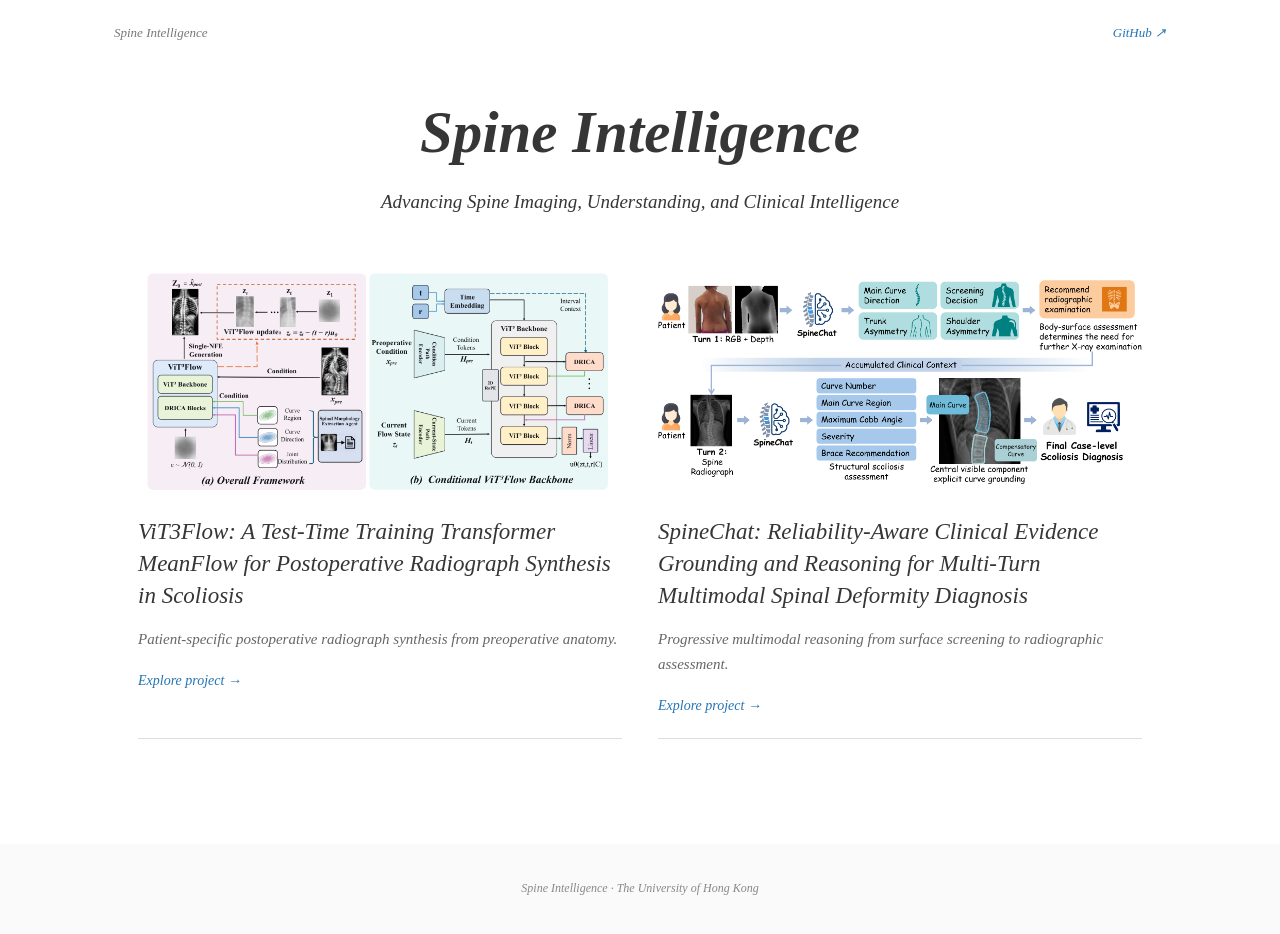
<file: docs/index.html>
<!doctype html><html lang="en"><head><meta charset="utf-8"><meta name="viewport" content="width=device-width,initial-scale=1"><title>Spine Intelligence</title><link rel="stylesheet" href="assets/style.css"></head><body class="project-index"><nav><span>Spine Intelligence</span><a href="https://github.com/Tomry1114/Spine-Intelligence">GitHub ↗</a></nav><main><header class="hero"><h1>Spine Intelligence</h1><p class="teaser-copy">Advancing Spine Imaging, Understanding, and Clinical Intelligence</p></header><div class="family-grid"><a class="family-card" href="vit3flow.html"><img src="assets/vit3flow.png" alt="ViT3Flow graphical abstract"><h2>ViT3Flow: A Test-Time Training Transformer MeanFlow for Postoperative Radiograph Synthesis in Scoliosis</h2><p>Patient-specific postoperative radiograph synthesis from preoperative anatomy.</p><span>Explore project →</span></a><a class="family-card" href="spinechat.html"><img src="assets/spinechat.png" alt="SpineChat graphical abstract"><h2>SpineChat: Reliability-Aware Clinical Evidence Grounding and Reasoning for Multi-Turn Multimodal Spinal Deformity Diagnosis</h2><p>Progressive multimodal reasoning from surface screening to radiographic assessment.</p><span>Explore project →</span></a></div></main><footer>Spine Intelligence · The University of Hong Kong</footer></body></html>
</file>
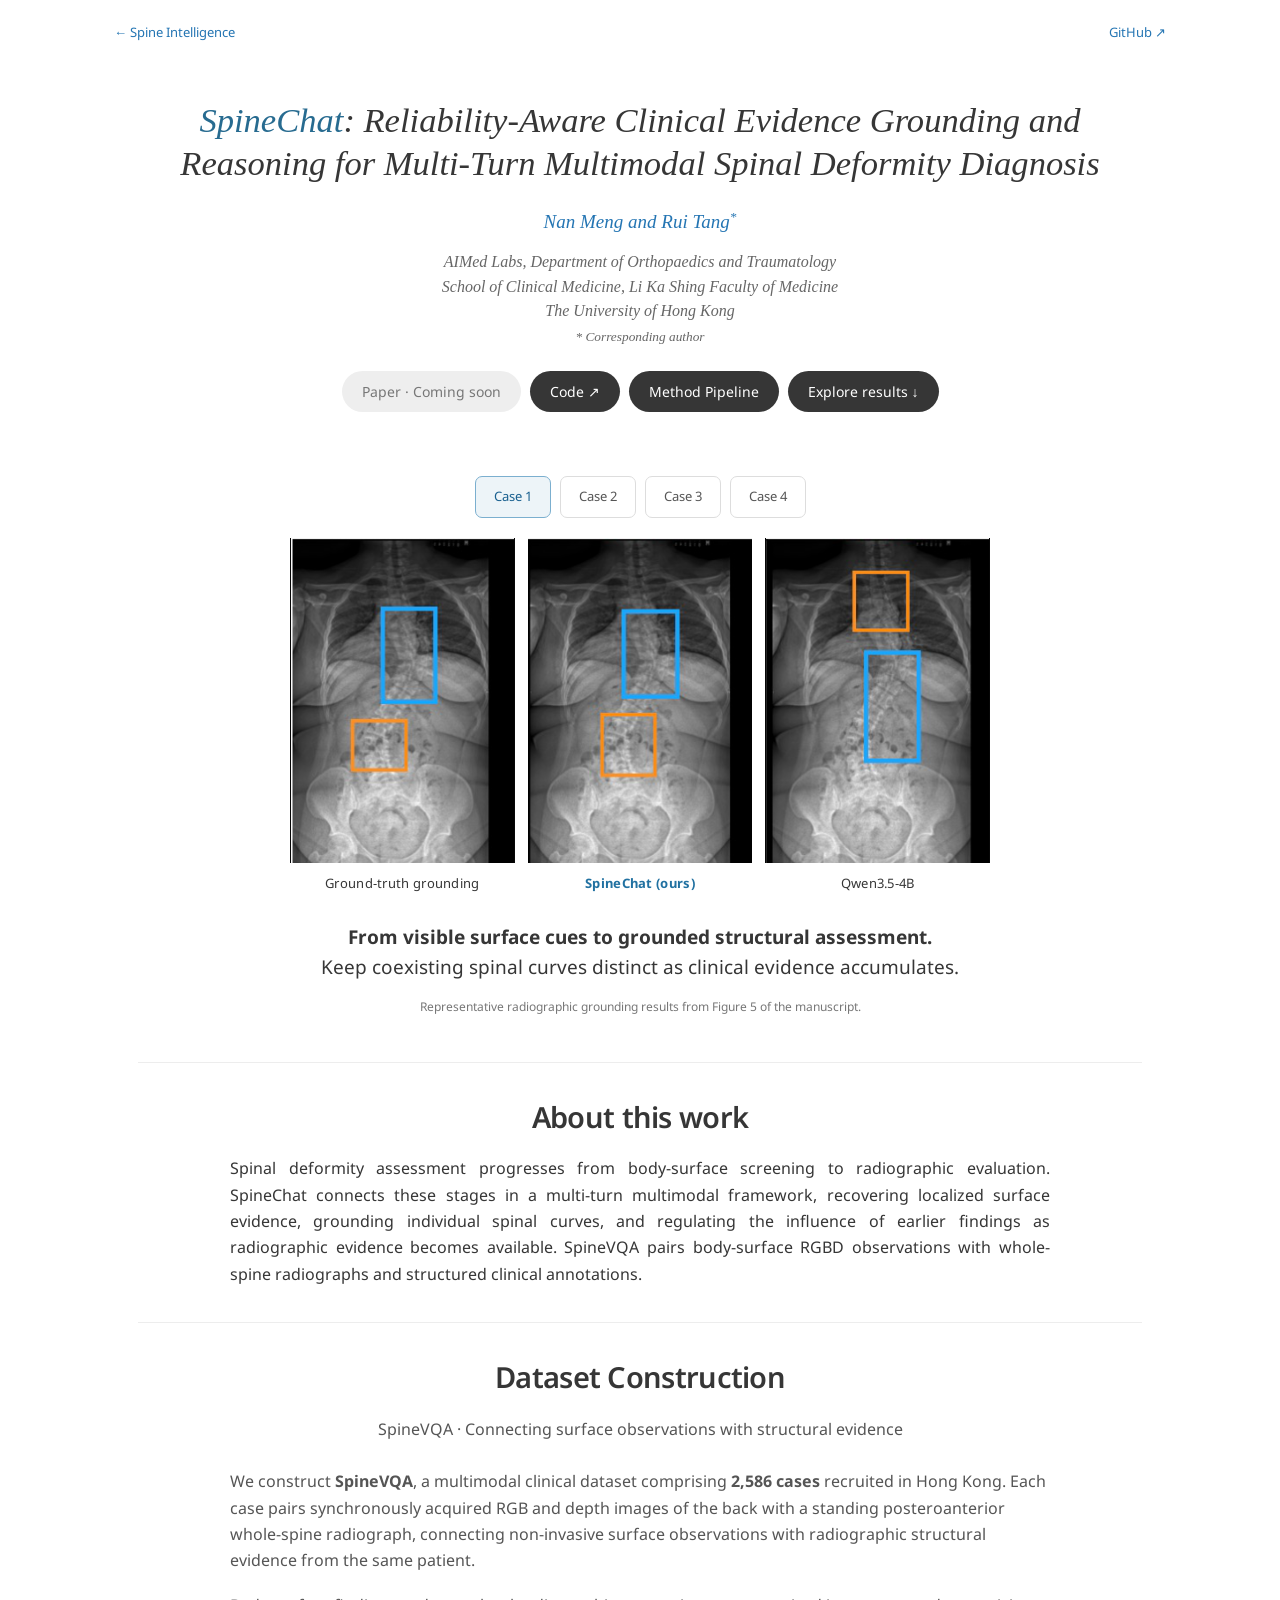
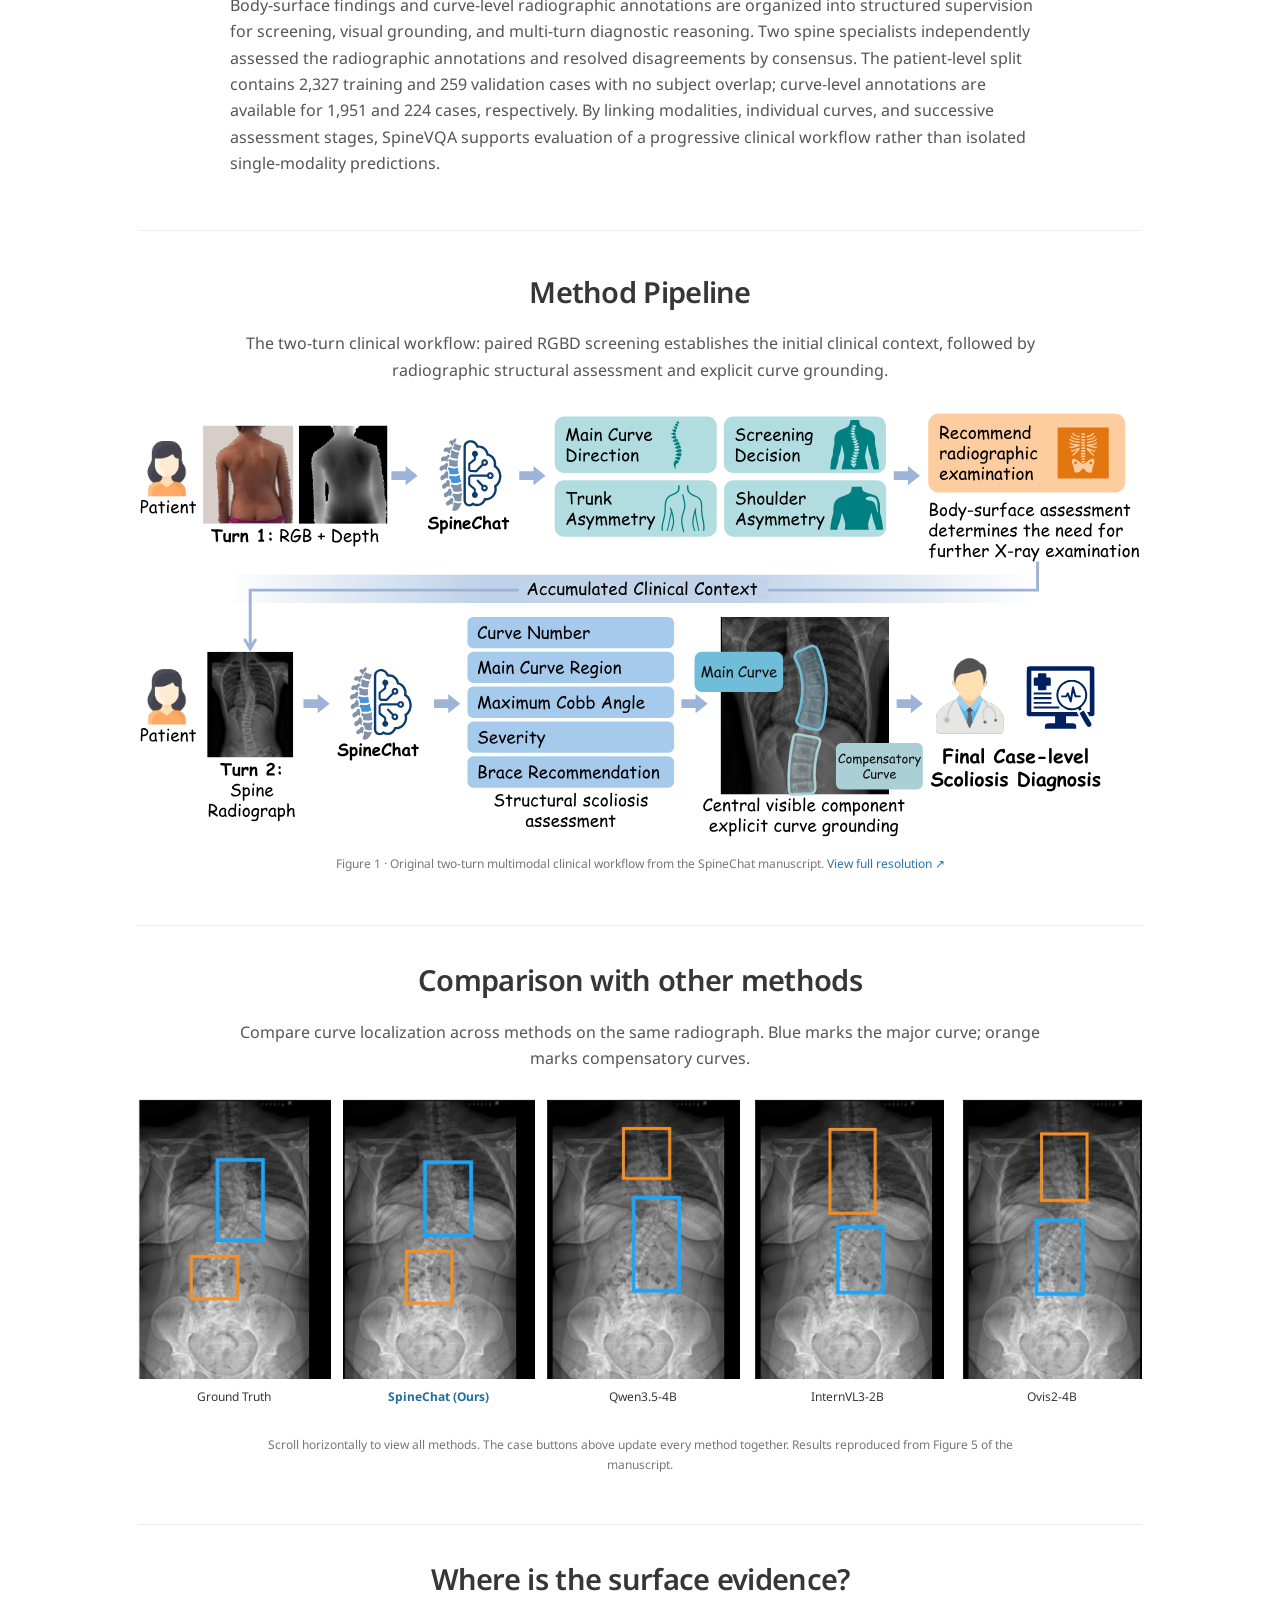
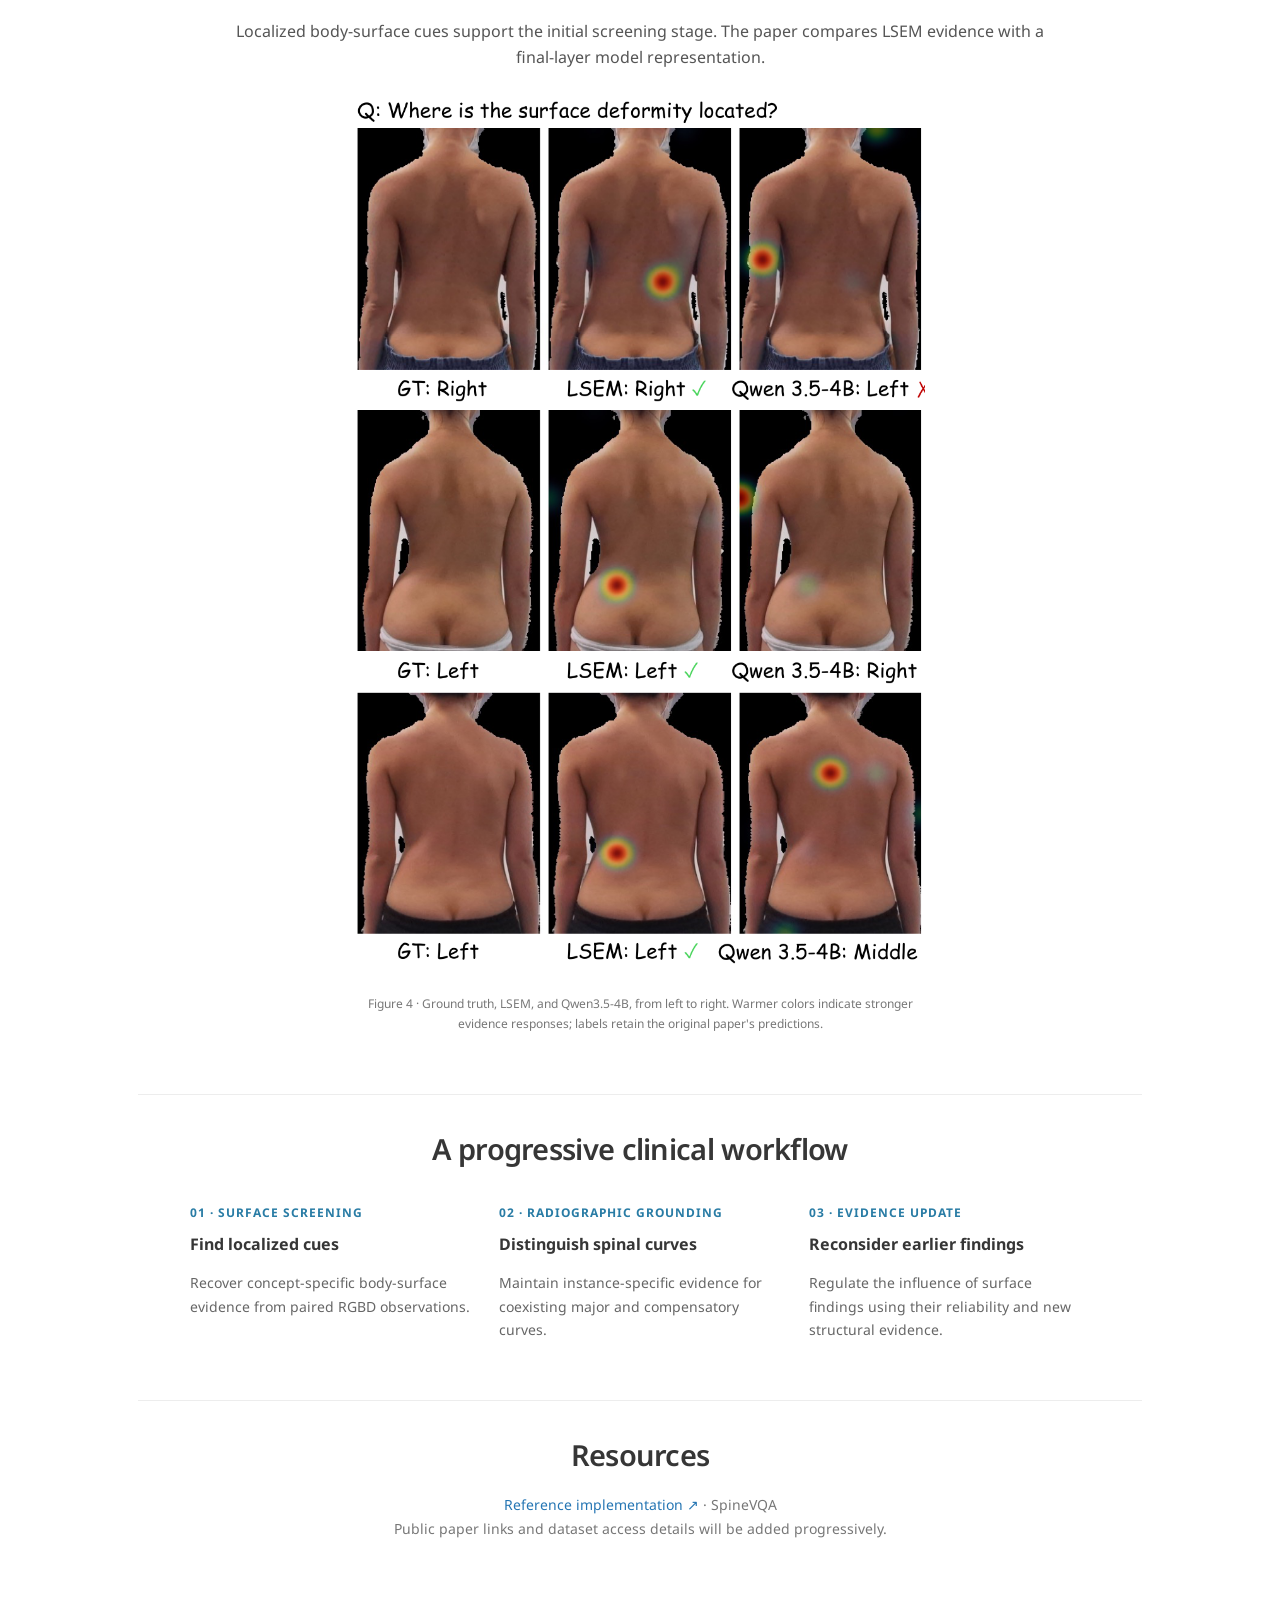
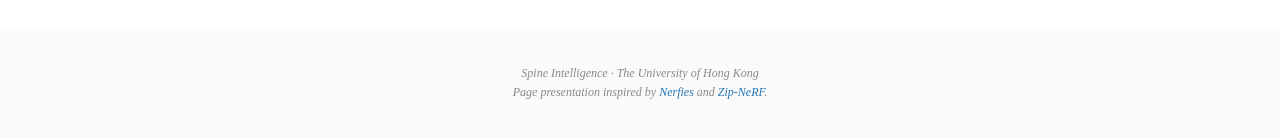
<file: docs/spinechat.html>
<!doctype html><html lang="en"><head><meta charset="utf-8"><meta name="viewport" content="width=device-width,initial-scale=1"><meta name="description" content="SpineChat: Reliability-Aware Clinical Evidence Grounding and Reasoning for Multi-Turn Multimodal Spinal Deformity Diagnosis"><title>SpineChat | Spine Intelligence</title><link rel="stylesheet" href="assets/style.css"></head><body class="paper-project"><nav><a href="index.html">← Spine Intelligence</a><a href="https://github.com/Tomry1114/Spine-Intelligence">GitHub ↗</a></nav><main><header class="hero"><h1><span class="project-name">SpineChat</span>: Reliability-Aware Clinical Evidence Grounding and Reasoning for Multi-Turn Multimodal Spinal Deformity Diagnosis</h1><p class="authors">Nan Meng and Rui Tang<sup>*</sup></p><p class="affiliations">AIMed Labs, Department of Orthopaedics and Traumatology<br>School of Clinical Medicine, Li Ka Shing Faculty of Medicine<br>The University of Hong Kong<br><small>* Corresponding author</small></p><div class="links"><span class="pill pending">Paper · Coming soon</span><a class="pill" href="https://github.com/Tomry1114/SpineChat">Code ↗</a><a class="pill" href="#method">Method Pipeline</a><a class="pill" href="#results">Explore results ↓</a></div></header><div data-project="spine"><section class="teaser" id="results"><div class="case-tabs" aria-label="Select case"><button class="case-tab" data-case="0" aria-pressed="true">Case 1</button><button class="case-tab" data-case="1" aria-pressed="false">Case 2</button><button class="case-tab" data-case="2" aria-pressed="false">Case 3</button><button class="case-tab" data-case="3" aria-pressed="false">Case 4</button></div><div class="triptych"><div class="image-panel"><img id="panel-0" src="assets/cases/spine-0-0.png" alt="Case 1: Ground-truth grounding"><span class="image-label ">Ground-truth grounding</span></div><div class="image-panel"><img id="panel-1" src="assets/cases/spine-0-1.png" alt="Case 1: SpineChat (ours)"><span class="image-label ours">SpineChat (ours)</span></div><div class="image-panel"><img id="panel-2" src="assets/cases/spine-0-2.png" alt="Case 1: Qwen3.5-4B"><span class="image-label ">Qwen3.5-4B</span></div></div><p class="teaser-copy"><strong>From visible surface cues to grounded structural assessment.</strong><br>Keep coexisting spinal curves distinct as clinical evidence accumulates.</p><p class="case-caption">Representative radiographic grounding results from Figure 5 of the manuscript.</p></section><section class="paper-section"><h2>About this work</h2><p class="abstract">Spinal deformity assessment progresses from body-surface screening to radiographic evaluation. SpineChat connects these stages in a multi-turn multimodal framework, recovering localized surface evidence, grounding individual spinal curves, and regulating the influence of earlier findings as radiographic evidence becomes available. SpineVQA pairs body-surface RGBD observations with whole-spine radiographs and structured clinical annotations.</p></section><section class="paper-section data-section" id="data"><h2>Dataset Construction</h2><p class="section-copy">SpineVQA · Connecting surface observations with structural evidence</p><div class="dataset-copy"><p>We construct <strong>SpineVQA</strong>, a multimodal clinical dataset comprising <strong>2,586 cases</strong> recruited in Hong Kong. Each case pairs synchronously acquired RGB and depth images of the back with a standing posteroanterior whole-spine radiograph, connecting non-invasive surface observations with radiographic structural evidence from the same patient.</p><p>Body-surface findings and curve-level radiographic annotations are organized into structured supervision for screening, visual grounding, and multi-turn diagnostic reasoning. Two spine specialists independently assessed the radiographic annotations and resolved disagreements by consensus. The patient-level split contains 2,327 training and 259 validation cases with no subject overlap; curve-level annotations are available for 1,951 and 224 cases, respectively. By linking modalities, individual curves, and successive assessment stages, SpineVQA supports evaluation of a progressive clinical workflow rather than isolated single-modality predictions.</p></div></section><section class="paper-section method-section" id="method"><h2>Method Pipeline</h2><p class="section-copy">The two-turn clinical workflow: paired RGBD screening establishes the initial clinical context, followed by radiographic structural assessment and explicit curve grounding.</p><figure class="figure method-figure"><a href="assets/spinechat-workflow.svg" target="_blank" rel="noopener" aria-label="View full-resolution spinechat flow diagram"><img src="assets/spinechat-workflow.svg" width="516" height="222" alt="The two-turn clinical workflow: paired RGBD screening establishes the initial clinical context, followed by radiographic structural assessment and explicit curve grounding."></a><figcaption>Figure 1 · Original two-turn multimodal clinical workflow from the SpineChat manuscript. <a href="assets/spinechat-workflow.svg" target="_blank" rel="noopener">View full resolution ↗</a></figcaption></figure></section><section class="paper-section"><h2>Comparison with other methods</h2><p class="section-copy">Compare curve localization across methods on the same radiograph. Blue marks the major curve; orange marks compensatory curves.</p><div class="methods-scroll" role="region" aria-label="All methods for the selected case; scroll horizontally" tabindex="0"><div class="methods-grid"><figure class="method-cell "><img data-method="0" src="assets/cases/spine-0-0.png" alt="Case 1: Ground truth"><figcaption>Ground Truth</figcaption></figure><figure class="method-cell featured"><img data-method="1" src="assets/cases/spine-0-1.png" alt="Case 1: SpineChat (ours)"><figcaption>SpineChat (Ours)</figcaption></figure><figure class="method-cell "><img data-method="2" src="assets/cases/spine-0-2.png" alt="Case 1: Qwen3.5-4B"><figcaption>Qwen3.5-4B</figcaption></figure><figure class="method-cell "><img data-method="3" src="assets/cases/spine-0-3.png" alt="Case 1: InternVL3-2B"><figcaption>InternVL3-2B</figcaption></figure><figure class="method-cell "><img data-method="4" src="assets/cases/spine-0-4.png" alt="Case 1: Ovis2-4B"><figcaption>Ovis2-4B</figcaption></figure><figure class="method-cell "><img data-method="5" src="assets/cases/spine-0-5.png" alt="Case 1: MedMO-8B"><figcaption>MedMO-8B</figcaption></figure><figure class="method-cell "><img data-method="6" src="assets/cases/spine-0-6.png" alt="Case 1: Lingshu-7B"><figcaption>Lingshu-7B</figcaption></figure></div></div><p class="case-caption">Scroll horizontally to view all methods. The case buttons above update every method together. Results reproduced from Figure 5 of the manuscript.</p></section><section class="paper-section"><h2>Where is the surface evidence?</h2><p class="section-copy">Localized body-surface cues support the initial screening stage. The paper compares LSEM evidence with a final-layer model representation.</p><figure class="figure narrow"><img src="assets/surface-results.png" alt="Three body-surface cases comparing ground truth, LSEM heatmaps and Qwen3.5-4B evidence"><figcaption>Figure 4 · Ground truth, LSEM, and Qwen3.5-4B, from left to right. Warmer colors indicate stronger evidence responses; labels retain the original paper's predictions.</figcaption></figure></section><section class="paper-section"><h2>A progressive clinical workflow</h2><div class="highlights"><article><span>01 · SURFACE SCREENING</span><h3>Find localized cues</h3><p>Recover concept-specific body-surface evidence from paired RGBD observations.</p></article><article><span>02 · RADIOGRAPHIC GROUNDING</span><h3>Distinguish spinal curves</h3><p>Maintain instance-specific evidence for coexisting major and compensatory curves.</p></article><article><span>03 · EVIDENCE UPDATE</span><h3>Reconsider earlier findings</h3><p>Regulate the influence of surface findings using their reliability and new structural evidence.</p></article></div></section><section class="paper-section"><h2>Resources</h2><p class="resource-line"><a href="https://github.com/Tomry1114/SpineChat">Reference implementation ↗</a> · SpineVQA<br>Public paper links and dataset access details will be added progressively.</p></section></div></main><footer>Spine Intelligence · The University of Hong Kong<br>Page presentation inspired by <a href="https://nerfies.github.io/">Nerfies</a> and <a href="https://jonbarron.info/zipnerf/">Zip-NeRF</a>.</footer><script src="assets/results.js" defer></script></body></html>
</file>
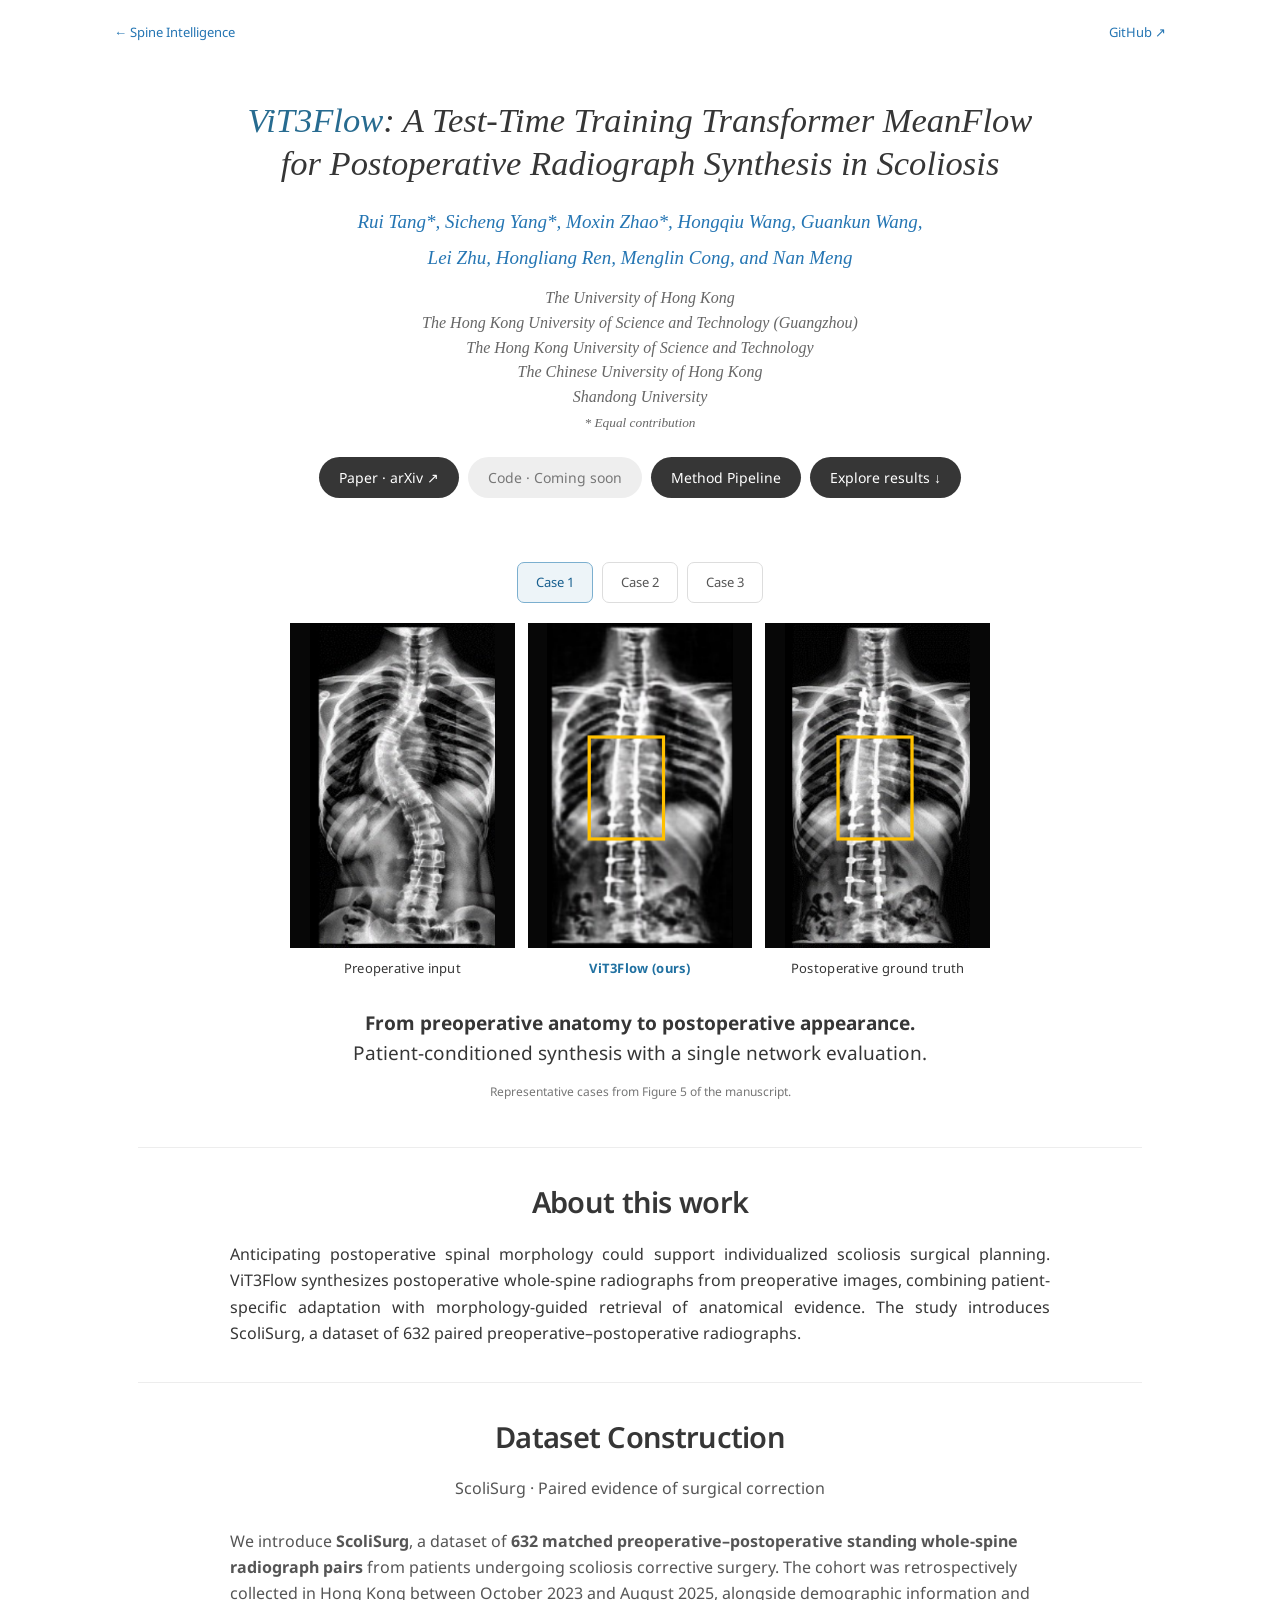
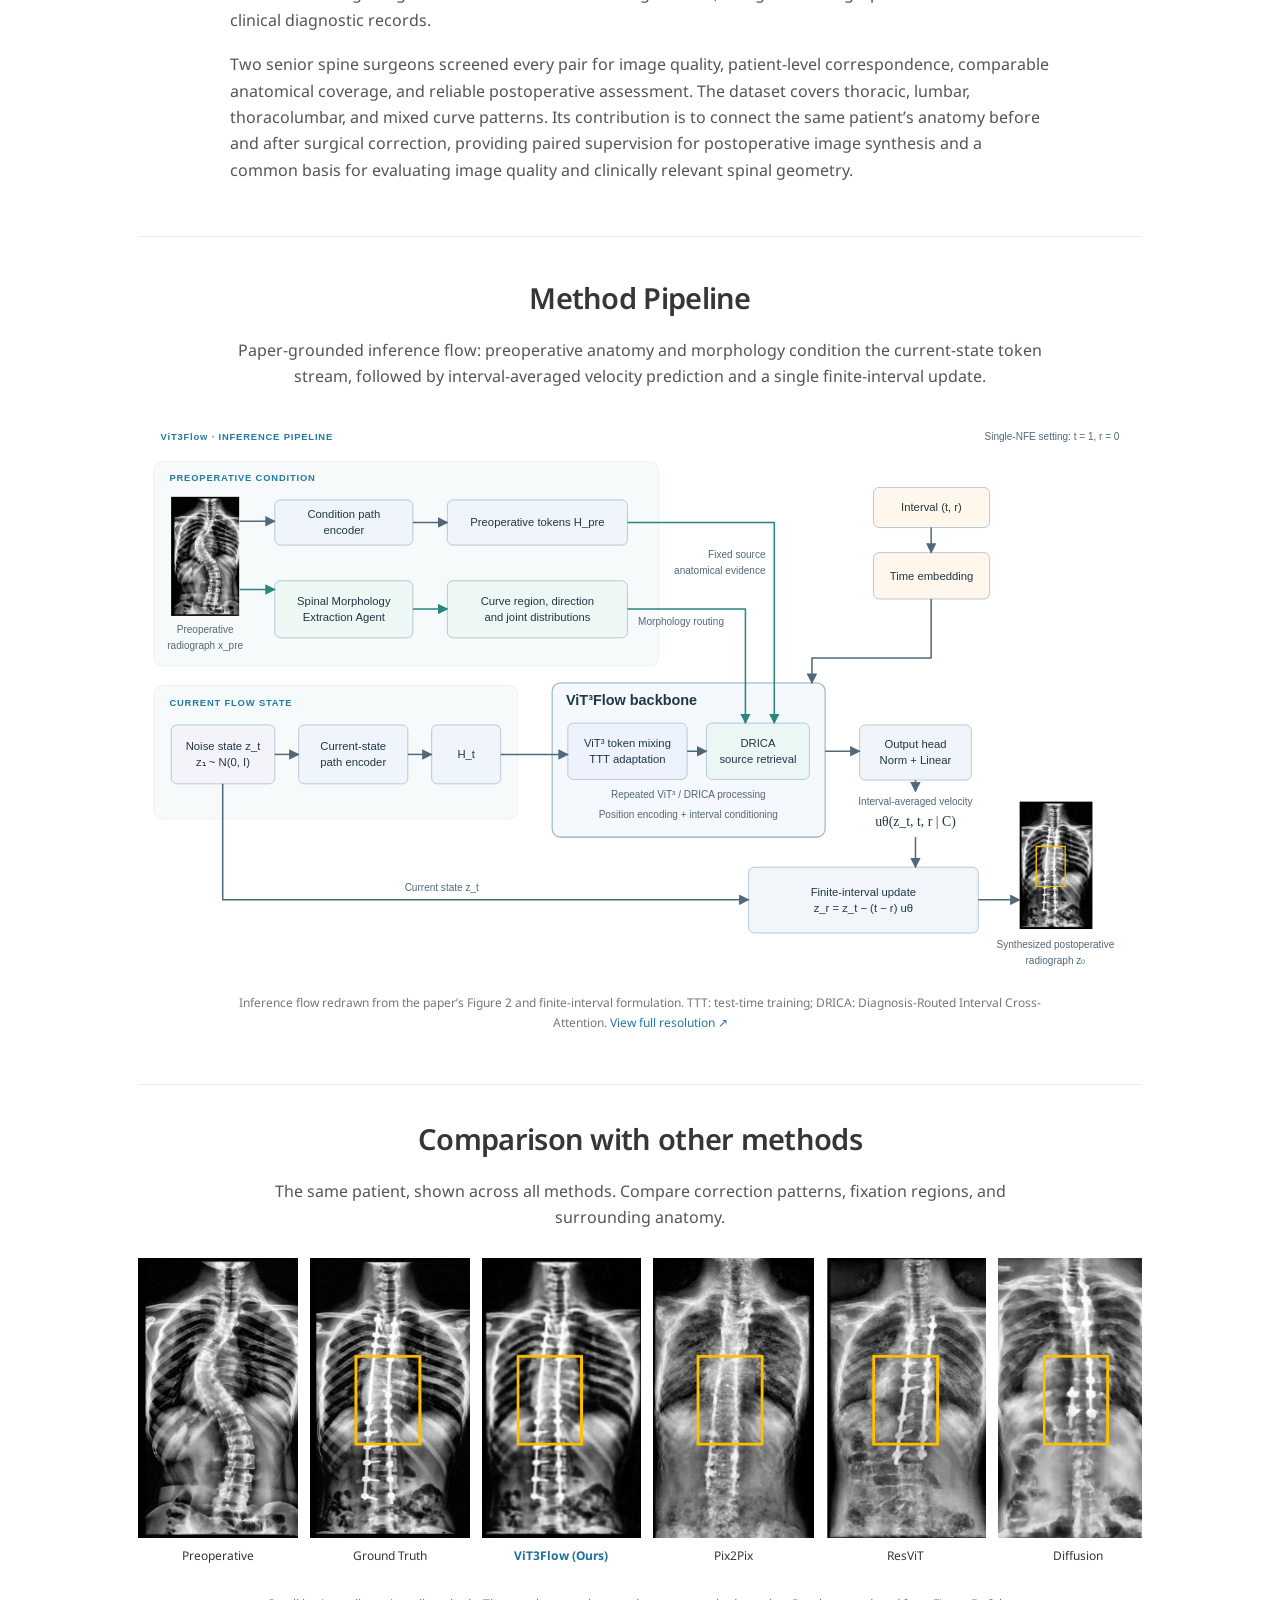
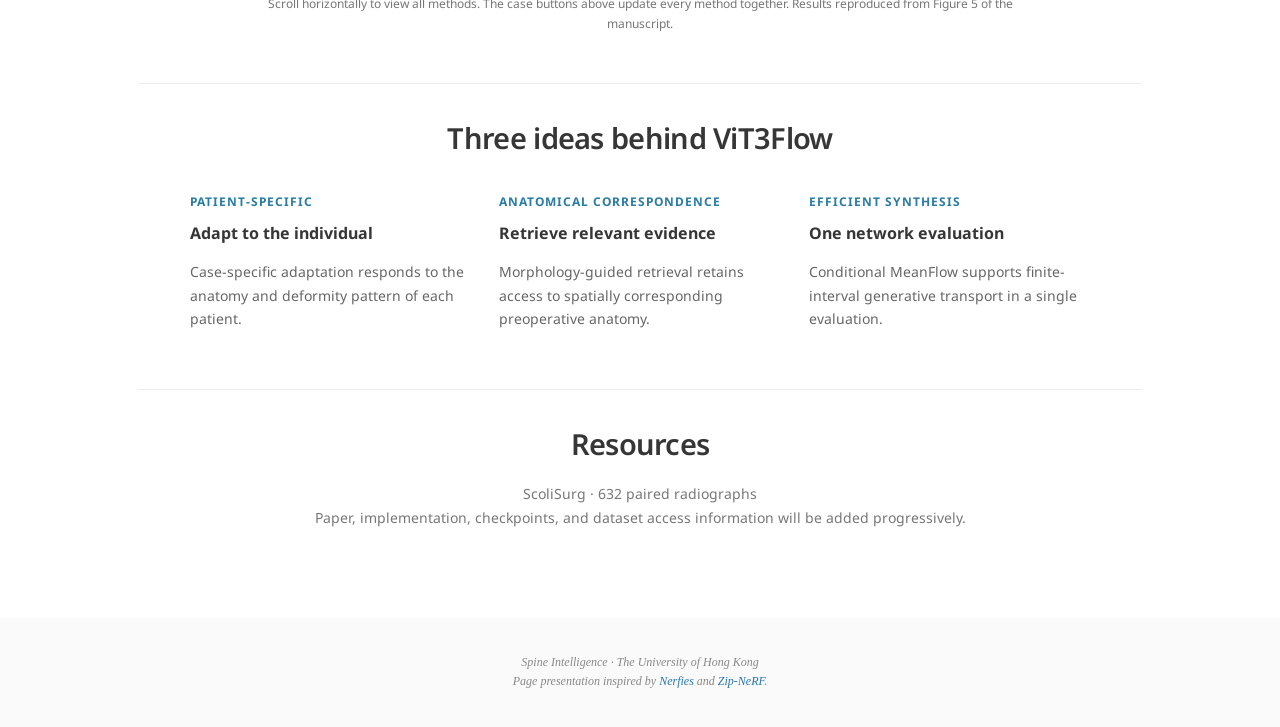
<file: docs/vit3flow.html>
<!doctype html><html lang="en"><head><meta charset="utf-8"><meta name="viewport" content="width=device-width,initial-scale=1"><meta name="description" content="ViT3Flow: A Test-Time Training Transformer MeanFlow for Postoperative Radiograph Synthesis in Scoliosis"><title>ViT3Flow | Spine Intelligence</title><link rel="stylesheet" href="assets/style.css"></head><body class="paper-project"><nav><a href="index.html">← Spine Intelligence</a><a href="https://github.com/Tomry1114/Spine-Intelligence">GitHub ↗</a></nav><main><header class="hero"><h1><span class="project-name">ViT3Flow</span>: A Test-Time Training Transformer MeanFlow for Postoperative Radiograph Synthesis in Scoliosis</h1><p class="authors">Rui Tang*, Sicheng Yang*, Moxin Zhao*, Hongqiu Wang, Guankun Wang,<br>Lei Zhu, Hongliang Ren, Menglin Cong, and Nan Meng</p><p class="affiliations">The University of Hong Kong<br>The Hong Kong University of Science and Technology (Guangzhou)<br>The Hong Kong University of Science and Technology<br>The Chinese University of Hong Kong<br>Shandong University<br><small>* Equal contribution</small></p><div class="links"><a class="pill" href="https://arxiv.org/abs/2609.05579" target="_blank" rel="noopener">Paper · arXiv ↗</a><span class="pill pending">Code · Coming soon</span><a class="pill" href="#method">Method Pipeline</a><a class="pill" href="#results">Explore results ↓</a></div></header><div data-project="vit"><section class="teaser" id="results"><div class="case-tabs" aria-label="Select case"><button class="case-tab" data-case="0" aria-pressed="true">Case 1</button><button class="case-tab" data-case="1" aria-pressed="false">Case 2</button><button class="case-tab" data-case="2" aria-pressed="false">Case 3</button></div><div class="triptych"><div class="image-panel"><img id="panel-0" src="assets/cases/vit-0-0.png" alt="Case 1: Preoperative input"><span class="image-label ">Preoperative input</span></div><div class="image-panel"><img id="panel-1" src="assets/cases/vit-0-2.png" alt="Case 1: ViT3Flow (ours)"><span class="image-label ours">ViT3Flow (ours)</span></div><div class="image-panel"><img id="panel-2" src="assets/cases/vit-0-1.png" alt="Case 1: Postoperative ground truth"><span class="image-label ">Postoperative ground truth</span></div></div><p class="teaser-copy"><strong>From preoperative anatomy to postoperative appearance.</strong><br>Patient-conditioned synthesis with a single network evaluation.</p><p class="case-caption">Representative cases from Figure 5 of the manuscript.</p></section><section class="paper-section"><h2>About this work</h2><p class="abstract">Anticipating postoperative spinal morphology could support individualized scoliosis surgical planning. ViT3Flow synthesizes postoperative whole-spine radiographs from preoperative images, combining patient-specific adaptation with morphology-guided retrieval of anatomical evidence. The study introduces ScoliSurg, a dataset of 632 paired preoperative–postoperative radiographs.</p></section><section class="paper-section data-section" id="data"><h2>Dataset Construction</h2><p class="section-copy">ScoliSurg · Paired evidence of surgical correction</p><div class="dataset-copy"><p>We introduce <strong>ScoliSurg</strong>, a dataset of <strong>632 matched preoperative–postoperative standing whole-spine radiograph pairs</strong> from patients undergoing scoliosis corrective surgery. The cohort was retrospectively collected in Hong Kong between October 2023 and August 2025, alongside demographic information and clinical diagnostic records.</p><p>Two senior spine surgeons screened every pair for image quality, patient-level correspondence, comparable anatomical coverage, and reliable postoperative assessment. The dataset covers thoracic, lumbar, thoracolumbar, and mixed curve patterns. Its contribution is to connect the same patient’s anatomy before and after surgical correction, providing paired supervision for postoperative image synthesis and a common basis for evaluating image quality and clinically relevant spinal geometry.</p></div></section><section class="paper-section method-section" id="method"><h2>Method Pipeline</h2><p class="section-copy">Paper-grounded inference flow: preoperative anatomy and morphology condition the current-state token stream, followed by interval-averaged velocity prediction and a single finite-interval update.</p><figure class="figure method-figure"><a href="assets/vit3flow-flow.svg" target="_blank" rel="noopener" aria-label="View full-resolution vit3flow flow diagram"><img src="assets/vit3flow-flow.svg" width="1600" height="900" alt="Paper-grounded inference flow: preoperative anatomy and morphology condition the current-state token stream, followed by interval-averaged velocity prediction and a single finite-interval update."></a><figcaption>Inference flow redrawn from the paper’s Figure 2 and finite-interval formulation. TTT: test-time training; DRICA: Diagnosis-Routed Interval Cross-Attention. <a href="assets/vit3flow-flow.svg" target="_blank" rel="noopener">View full resolution ↗</a></figcaption></figure></section><section class="paper-section"><h2>Comparison with other methods</h2><p class="section-copy">The same patient, shown across all methods. Compare correction patterns, fixation regions, and surrounding anatomy.</p><div class="methods-scroll" role="region" aria-label="All methods for the selected case; scroll horizontally" tabindex="0"><div class="methods-grid"><figure class="method-cell "><img data-method="0" src="assets/cases/vit-0-0.png" alt="Case 1: Preoperative"><figcaption>Preoperative</figcaption></figure><figure class="method-cell "><img data-method="1" src="assets/cases/vit-0-1.png" alt="Case 1: Ground truth"><figcaption>Ground Truth</figcaption></figure><figure class="method-cell featured"><img data-method="2" src="assets/cases/vit-0-2.png" alt="Case 1: ViT3Flow (ours)"><figcaption>ViT3Flow (Ours)</figcaption></figure><figure class="method-cell "><img data-method="3" src="assets/cases/vit-0-3.png" alt="Case 1: Pix2Pix"><figcaption>Pix2Pix</figcaption></figure><figure class="method-cell "><img data-method="4" src="assets/cases/vit-0-4.png" alt="Case 1: ResViT"><figcaption>ResViT</figcaption></figure><figure class="method-cell "><img data-method="5" src="assets/cases/vit-0-5.png" alt="Case 1: Diffusion"><figcaption>Diffusion</figcaption></figure><figure class="method-cell "><img data-method="6" src="assets/cases/vit-0-6.png" alt="Case 1: Flow matching"><figcaption>Flow Matching</figcaption></figure></div></div><p class="case-caption">Scroll horizontally to view all methods. The case buttons above update every method together. Results reproduced from Figure 5 of the manuscript.</p></section><section class="paper-section"><h2>Three ideas behind ViT3Flow</h2><div class="highlights"><article><span>PATIENT-SPECIFIC</span><h3>Adapt to the individual</h3><p>Case-specific adaptation responds to the anatomy and deformity pattern of each patient.</p></article><article><span>ANATOMICAL CORRESPONDENCE</span><h3>Retrieve relevant evidence</h3><p>Morphology-guided retrieval retains access to spatially corresponding preoperative anatomy.</p></article><article><span>EFFICIENT SYNTHESIS</span><h3>One network evaluation</h3><p>Conditional MeanFlow supports finite-interval generative transport in a single evaluation.</p></article></div></section><section class="paper-section"><h2>Resources</h2><p class="resource-line">ScoliSurg · 632 paired radiographs<br>Paper, implementation, checkpoints, and dataset access information will be added progressively.</p></section></div></main><footer>Spine Intelligence · The University of Hong Kong<br>Page presentation inspired by <a href="https://nerfies.github.io/">Nerfies</a> and <a href="https://jonbarron.info/zipnerf/">Zip-NeRF</a>.</footer><script src="assets/results.js" defer></script></body></html>
</file>
<file: docs/assets/style.css>
@import url('https://fonts.googleapis.com/css2?family=Google+Sans:wght@400;500;700&family=Noto+Sans:wght@400;500;600;700;800&display=swap');
*{box-sizing:border-box}body{margin:0;background:#fff;color:#363636;font-family:'Noto Sans',Arial,sans-serif;line-height:1.65}a{color:#2475b3;text-decoration:none}a:hover{color:#164c76}nav{max-width:1100px;margin:auto;padding:22px 24px;display:flex;justify-content:space-between;font-size:13px;color:#777}main{max-width:1060px;margin:auto;padding:0 28px}.hero{text-align:center;padding:34px 0 30px}h1{font-size:clamp(36px,4.5vw,53px);font-weight:700;line-height:1.17;letter-spacing:-1.7px;margin:0 auto 20px;max-width:1030px}.project-name{color:#276b90}.authors{font-size:17px;color:#2475b3;max-width:920px;margin:0 auto 8px;line-height:1.9}.affiliations{font-size:14px;color:#666;margin:10px auto}.links{display:flex;gap:9px;justify-content:center;flex-wrap:wrap;margin:22px 0 10px}.pill{background:#363636;color:white;border:0;border-radius:30px;padding:9px 20px;font:inherit;font-size:14px;display:inline-block}.pill:hover{color:white;background:#555}.pill.pending{background:#eee;color:#777}.teaser{text-align:center;margin:5px 0 45px}.teaser-copy{max-width:850px;margin:18px auto 0;font-size:19px;line-height:1.6}.paper-section{padding:35px 0;border-top:1px solid #ededed}h2{text-align:center;font-size:29px;line-height:1.3;font-weight:600;margin:0 0 20px;letter-spacing:-.7px}.section-copy{max-width:820px;margin:0 auto 26px;color:#555;text-align:center;font-size:16px}.abstract{max-width:820px;margin:auto;text-align:justify;font-size:16px}.case-tabs{display:flex;justify-content:center;gap:9px;margin:24px 0 20px;flex-wrap:wrap}button{cursor:pointer}button:focus-visible,a:focus-visible,input:focus-visible{outline:3px solid #78acd0;outline-offset:4px}.case-tab{border:1px solid #ddd;border-radius:7px;background:white;color:#555;padding:9px 18px;font:inherit;font-size:13px}.case-tab[aria-pressed="true"]{background:#edf4f8;border-color:#7bafcf;color:#185f8f}.triptych{display:grid;grid-template-columns:repeat(3,1fr);gap:13px;max-width:700px;margin:auto}.image-panel{min-width:0;text-align:center}.image-panel img{display:block;width:100%;height:325px;object-fit:contain;background:#070707}.image-label{display:block;font-size:13px;letter-spacing:.3px;margin:10px 0}.image-label.ours{color:#2171a1;font-weight:700}.case-caption{font-size:12px;color:#777;margin:14px auto;text-align:center;max-width:800px}.compare-shell{max-width:420px;margin:auto}.compare{position:relative;width:100%;height:460px;overflow:hidden;background:black;--pos:50%}.compare img{width:100%;height:100%;object-fit:fill;display:block}.compare .over{position:absolute;inset:0;clip-path:inset(0 calc(100% - var(--pos)) 0 0)}.compare:after{content:'';position:absolute;left:var(--pos);top:0;bottom:0;width:2px;background:white;pointer-events:none}.handle{position:absolute;top:48%;left:var(--pos);transform:translate(-50%,-50%);width:38px;height:38px;background:white;border-radius:50%;display:grid;place-items:center;color:#333;box-shadow:0 1px 8px #0005;pointer-events:none}.compare input{position:absolute;inset:0;width:100%;height:100%;opacity:0;cursor:ew-resize;margin:0;z-index:3}.compare-label{display:flex;justify-content:space-between;font-size:13px;margin:10px 0}.comparison-grid{display:grid;grid-template-columns:1fr 1fr;gap:55px;align-items:center;max-width:880px;margin:auto}.context h3{font-size:22px;font-weight:600}.context p{font-size:15px;color:#666}.baseline-tabs{display:flex;gap:7px;flex-wrap:wrap;margin:16px 0}.baseline-tabs button{font-size:12px;padding:7px 10px}.figure{margin:25px auto;text-align:center}.figure img{width:100%;height:auto}.figure.narrow{max-width:570px}.figure figcaption{font-size:12px;color:#777;max-width:830px;margin:13px auto}.highlights{display:grid;grid-template-columns:repeat(3,1fr);gap:28px;margin:30px auto 10px;max-width:900px}.highlights h3{font-size:16px;margin:7px 0}.highlights p{font-size:14px;color:#666}.highlights span{color:#297ca5;font-size:12px;font-weight:700;letter-spacing:1px}.resource-line{text-align:center;font-size:14px;color:#777}.family-grid{display:grid;grid-template-columns:1fr 1fr;gap:36px;padding:25px 0 65px}.family-card{color:#363636;border-bottom:1px solid #ddd;padding-bottom:20px}.family-card img{width:100%;height:260px;object-fit:contain;background:#fafafa}.family-card h2{text-align:left;margin:15px 0 5px}.family-card p{font-size:15px;color:#666}.family-card span{font-size:14px;color:#2475b3}footer{padding:35px 24px;text-align:center;font-size:12px;color:#888;background:#fafafa;margin-top:40px}img{max-width:100%}@media(max-width:700px){main{padding:0 18px}.hero{padding-top:20px}h1{font-size:33px;letter-spacing:-1px}.authors{font-size:15px}.triptych{gap:6px}.image-panel img{height:240px}.image-label{font-size:11px}.teaser-copy{font-size:16px}.comparison-grid,.family-grid{grid-template-columns:1fr;gap:20px}.compare{height:420px}.highlights{grid-template-columns:1fr;gap:10px}.abstract{text-align:left}.paper-section{padding:28px 0}h2{font-size:25px}.context h3{font-size:20px}.family-card img{height:220px}}@media(prefers-reduced-motion:reduce){*{scroll-behavior:auto!important;transition:none!important}}

/* Shared architecture and comparison presentation on both project pages. */
.method-section{padding-top:42px;padding-bottom:38px}
.method-figure{width:100%;max-width:none;margin:26px auto 0}
.method-figure a{display:block}
.method-figure img{display:block;width:100%;height:auto;object-fit:contain}
.method-figure figcaption a{display:inline}
.methods-scroll{width:100%;overflow-x:auto;overscroll-behavior-x:contain;padding:2px 0 12px;scrollbar-width:thin;scrollbar-color:#b7c7d1 #f1f3f4}
.methods-grid{display:flex;flex-flow:row nowrap;width:max-content;min-width:100%;align-items:flex-start;gap:12px}
.method-cell{flex:0 0 auto;margin:0;display:flex;flex-direction:column;align-items:center}
.method-cell img{display:block;width:auto;max-width:none;height:280px;object-fit:contain;background:#070707}
.method-cell figcaption{width:100%;height:30px;line-height:20px;padding-top:8px;text-align:center;font-size:12px;white-space:nowrap}
.method-cell.featured figcaption{color:#216f9c;font-weight:700}
.method-cell.featured{border:0;outline:0;box-shadow:none}
[data-project][aria-busy="true"] .case-tabs{opacity:.65}
@media(max-width:700px){.method-section{padding-top:30px;padding-bottom:28px}.method-figure{margin-top:20px}.method-cell img{height:250px}.methods-grid{gap:10px}.method-cell figcaption{font-size:11px}}

/* Dataset contributions and graphical-abstract project previews. */
.dataset-copy{max-width:820px;margin:0 auto;font-size:16px;color:#555}
.dataset-copy p{margin:0 0 18px}
.family-card img{width:100%;height:auto;aspect-ratio:2.2 / 1;object-fit:contain;background:#fff}
.authors sup{font-size:.7em;vertical-align:super;line-height:0}
@media(max-width:700px){.family-card img{height:auto}.dataset-copy{font-size:15px}}

.family-card h2{font-size:23px;line-height:1.4;letter-spacing:-.45px;overflow-wrap:break-word}@media(max-width:700px){.family-card h2{font-size:21px}}

/* Compact Roman italic titles for both paper project pages. */
.paper-project .hero h1{font-family:"Times New Roman",Times,serif;font-style:italic;font-weight:400;font-size:clamp(29px,2.7vw,36px);line-height:1.22;letter-spacing:0;max-width:1000px;text-wrap:balance}
@media(max-width:700px){.paper-project .hero h1{font-size:29px;line-height:1.22}}

/* Consistent Roman italic typography for the index and author affiliations. */
.project-index,.paper-project .authors,.paper-project .affiliations,.paper-project footer{font-family:"Times New Roman",Times,serif;font-style:italic;font-weight:400}
.project-index .hero h1{font-family:"Times New Roman",Times,serif;font-style:italic;font-weight:400;font-size:clamp(29px,2.7vw,36px);line-height:1.22;letter-spacing:0}
.project-index .family-card h2{font-family:"Times New Roman",Times,serif;font-style:italic;font-weight:400;letter-spacing:0}
.paper-project .authors{font-size:19px}
.paper-project .affiliations{font-size:16px;line-height:1.55;max-width:900px}
@media(max-width:700px){.paper-project .authors{font-size:17px}.paper-project .affiliations{font-size:15px}}

/* Emphasize the project hub brand while retaining Roman italic. */
.project-index .hero h1{font-size:clamp(42px,4.6vw,62px);font-weight:700;line-height:1.15}
</file>
